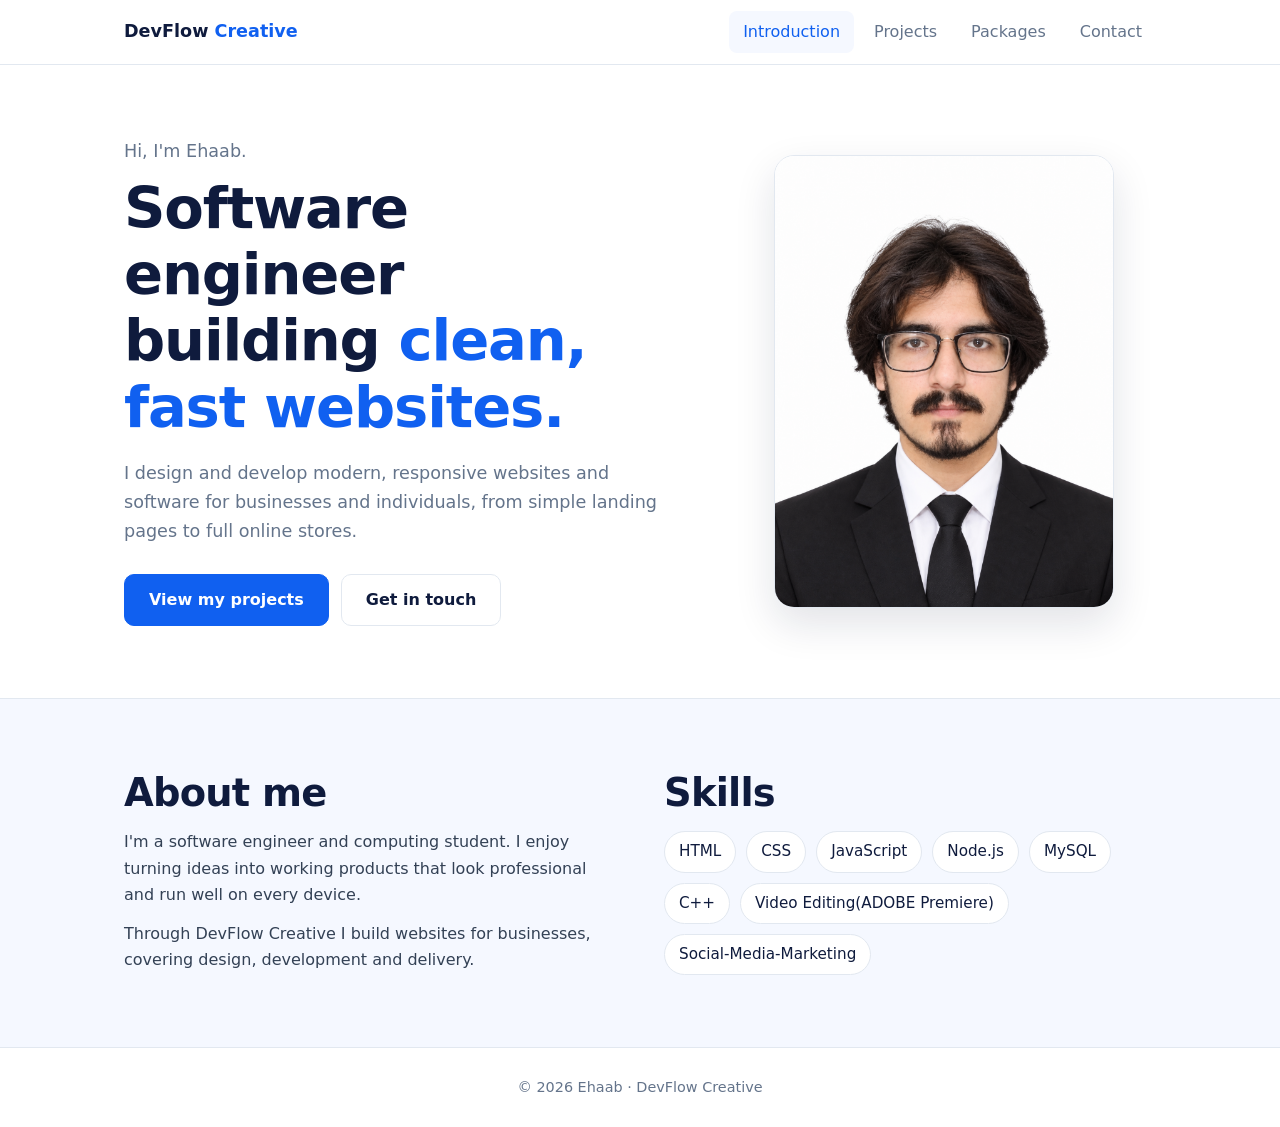
<file: index.html>
<!DOCTYPE html>
<html lang="en">

<head>
    <meta charset="UTF-8">
    <meta name="viewport" content="width=device-width, initial-scale=1">
    <title>Introduction | Ehaab - Software Engineer</title>
    <meta name="description" content="Ehaab, software engineer building clean, modern, responsive websites.">
    <link rel="stylesheet" href="style.css">
</head>

<body>
    <header>
        <div class="wrap bar">
            <a class="logo" href="index.html">DevFlow <span>Creative</span></a>
            <input type="checkbox" id="menu" aria-label="Toggle menu">
            <label class="burger" for="menu"><i></i><i></i><i></i></label>
            <nav>
                <ul>
                    <li><a href="index.html" class="active">Introduction</a></li>
                    <li><a href="projects.html">Projects</a></li>
                    <li><a href="packages.html">Packages</a></li>
                    <li><a href="contact.html">Contact</a></li>
                </ul>
            </nav>
        </div>
    </header>
    <main>
        <section class="page">
            <div class="wrap hero">
                <div>
                    <p class="lead rise" style="margin:0 0 10px">Hi, I'm Ehaab.</p>
                    <h1 class="rise d2">Software engineer building <span class="blue">clean, fast websites.</span></h1>
                    <p class="lead rise d3">I design and develop modern, responsive websites and software for businesses
                        and individuals, from simple landing pages to full online stores.</p>
                    <div class="actions rise d3">
                        <a class="btn primary" href="projects.html">View my projects</a>
                        <a class="btn" href="contact.html">Get in touch</a>
                    </div>
                </div>
                <div class="photo rise d2"><img src="profile.png" alt="Portrait of Ehaab" width="340" height="453">
                </div>
            </div>
        </section>
        <section class="page about">
            <div class="wrap grid">
                <div>
                    <h2>About me</h2>
                    <p style="margin-top:14px">I'm a software engineer and computing student. I enjoy turning ideas into
                        working products that look professional and run well on every device.</p>
                    <p>Through DevFlow Creative I build websites for businesses, covering design, development and
                        delivery.</p>
                </div>
                <div>
                    <h2>Skills</h2>
                    <ul class="skills">
                        <li>HTML</li>
                        <li>CSS</li>
                        <li>JavaScript</li>
                        <li>Node.js</li>
                        <li>MySQL</li>
                        <li>C++</li>
                        <li>Video Editing(ADOBE Premiere)</li>
                        <li>Social-Media-Marketing</li>
                    </ul>
                </div>
            </div>
        </section>
    </main>
    <footer>
        <div class="wrap">&copy; 2026 Ehaab &middot; DevFlow Creative</div>
    </footer>
</body>

</html>
</file>
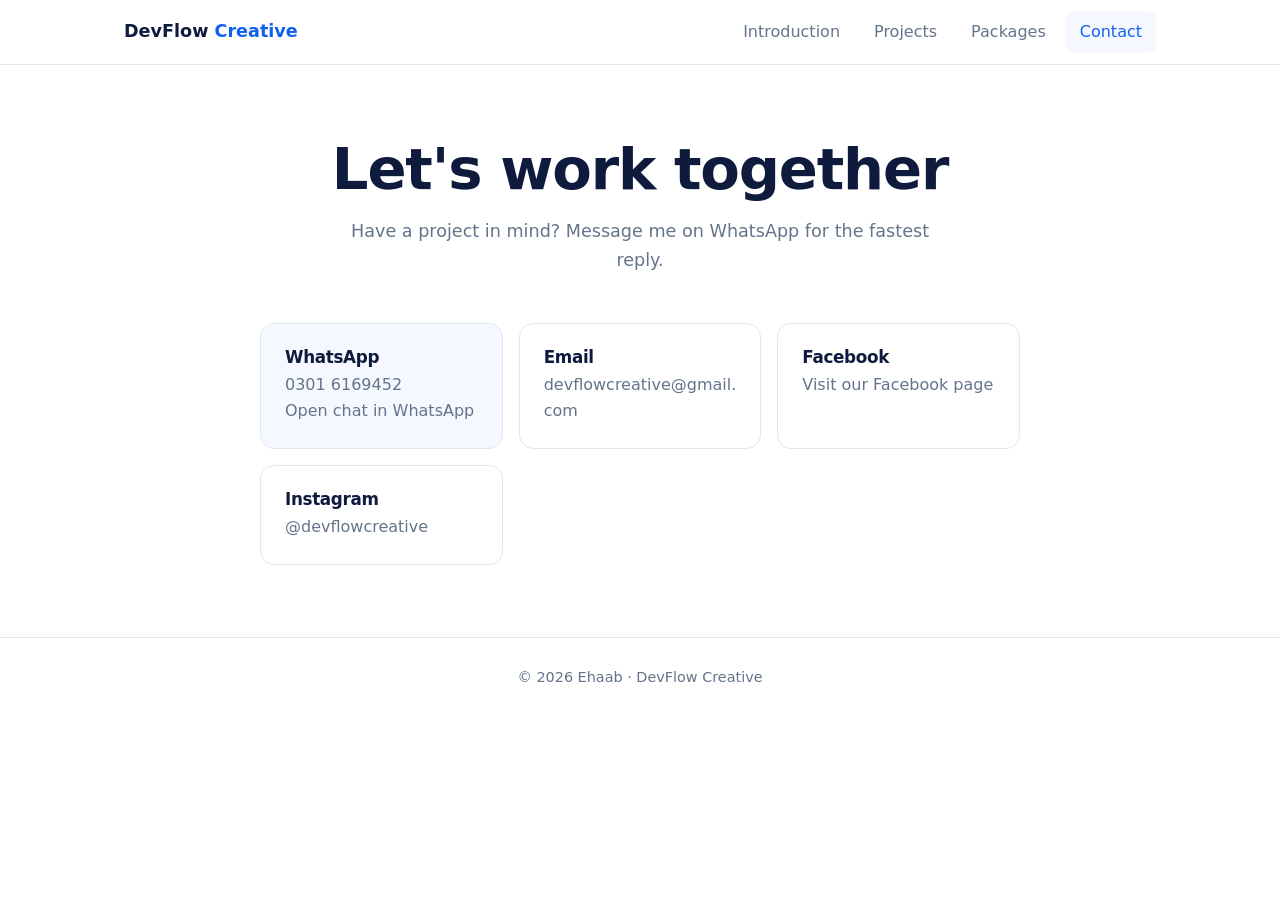
<file: contact.html>
<!DOCTYPE html>
<html lang="en">

<head>
    <meta charset="UTF-8">
    <meta name="viewport" content="width=device-width, initial-scale=1">
    <title>Contact | Ehaab - Software Engineer</title>
    <meta name="description" content="Contact Ehaab on WhatsApp, email, Facebook or Instagram.">
    <link rel="stylesheet" href="style.css">
</head>

<body>
    <header>
        <div class="wrap bar">
            <a class="logo" href="index.html">DevFlow <span>Creative</span></a>
            <input type="checkbox" id="menu" aria-label="Toggle menu">
            <label class="burger" for="menu"><i></i><i></i><i></i></label>
            <nav>
                <ul>
                    <li><a href="index.html">Introduction</a></li>
                    <li><a href="projects.html">Projects</a></li>
                    <li><a href="packages.html">Packages</a></li>
                    <li><a href="contact.html" class="active">Contact</a></li>
                </ul>
            </nav>
        </div>
    </header>
    <main>
        <section class="page">
            <div class="wrap">
                <div class="page-head">
                    <h1 class="rise">Let's work together</h1>
                    <p class="lead rise d2">Have a project in mind? Message me on WhatsApp for the fastest reply.</p>
                </div>
                <div class="contact">
                    <a class="card wa" href="https://wa.me/923016169452" target="_blank" rel="noopener">
                        <h3>WhatsApp</h3>
                        <p>0301 6169452<br>Open chat in WhatsApp</p>
                    </a>
                    <a class="card" href="mailto:devflowcreative@gmail.com">
                        <h3>Email</h3>
                        <p>devflowcreative@gmail.com</p>
                    </a>
                    <a class="card" href="https://www.facebook.com/share/17oByPnPat/" target="_blank" rel="noopener">
                        <h3>Facebook</h3>
                        <p>Visit our Facebook page</p>
                    </a>
                    <a class="card" href="https://www.instagram.com/devflowcreative" target="_blank" rel="noopener">
                        <h3>Instagram</h3>
                        <p>@devflowcreative</p>
                    </a>
                </div>
            </div>
        </section>
    </main>
    <footer>
        <div class="wrap">&copy; 2026 Ehaab &middot; DevFlow Creative</div>
    </footer>
</body>

</html>
</file>
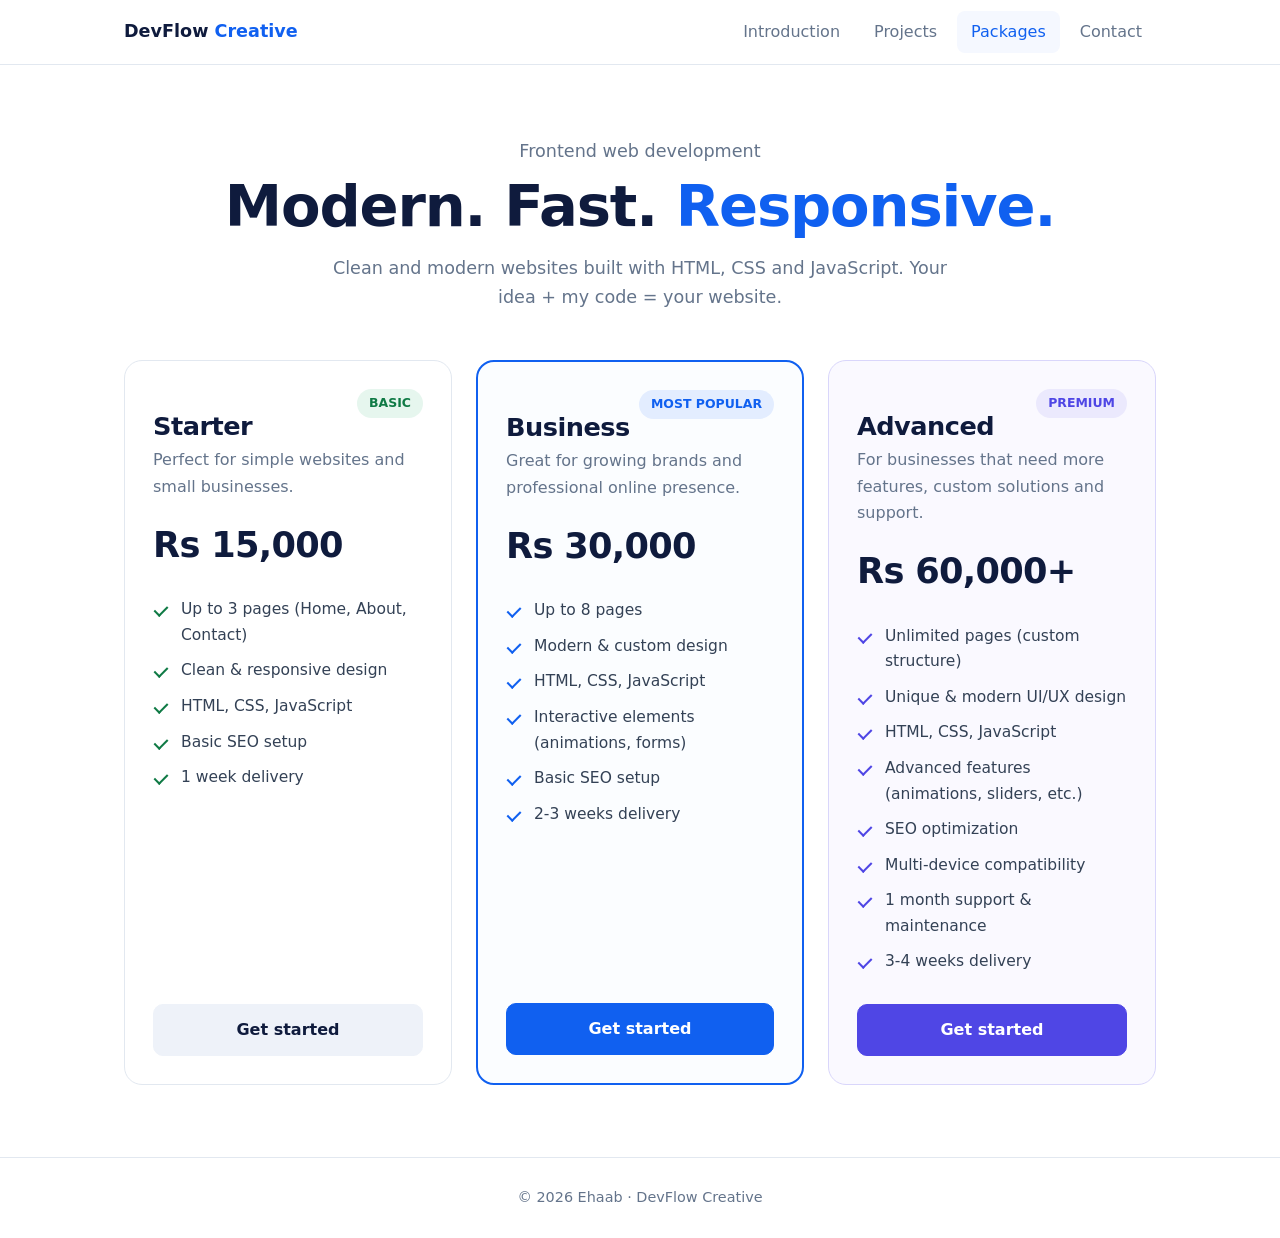
<file: packages.html>
<!DOCTYPE html>
<html lang="en">

<head>
    <meta charset="UTF-8">
    <meta name="viewport" content="width=device-width, initial-scale=1">
    <title>Packages | Ehaab - Software Engineer</title>
    <meta name="description" content="Frontend web development packages and pricing.">
    <link rel="stylesheet" href="style.css">
</head>

<body>
    <header>
        <div class="wrap bar">
            <a class="logo" href="index.html">DevFlow <span>Creative</span></a>
            <input type="checkbox" id="menu" aria-label="Toggle menu">
            <label class="burger" for="menu"><i></i><i></i><i></i></label>
            <nav>
                <ul>
                    <li><a href="index.html">Introduction</a></li>
                    <li><a href="projects.html">Projects</a></li>
                    <li><a href="packages.html" class="active">Packages</a></li>
                    <li><a href="contact.html">Contact</a></li>
                </ul>
            </nav>
        </div>
    </header>
    <main>
        <section class="page">
            <div class="wrap">
                <div class="page-head">
                    <p class="lead rise" style="margin:0 auto 8px">Frontend web development</p>
                    <h1 class="rise d2">Modern. Fast. <span class="blue">Responsive.</span></h1>
                    <p class="lead rise d3">Clean and modern websites built with HTML, CSS and JavaScript. Your idea +
                        my code = your website.</p>
                </div>
                <div class="plans">
                    <article class="plan">
                        <span class="tag">BASIC</span>
                        <h3>Starter</h3>
                        <p class="desc">Perfect for simple websites and small businesses.</p>
                        <div class="price">Rs 15,000</div>
                        <ul>
                            <li>Up to 3 pages (Home, About, Contact)</li>
                            <li>Clean &amp; responsive design</li>
                            <li>HTML, CSS, JavaScript</li>
                            <li>Basic SEO setup</li>
                            <li>1 week delivery</li>
                        </ul>
                        <a class="btn" href="contact.html">Get started</a>
                    </article>
                    <article class="plan pop">
                        <span class="tag">MOST POPULAR</span>
                        <h3>Business</h3>
                        <p class="desc">Great for growing brands and professional online presence.</p>
                        <div class="price">Rs 30,000</div>
                        <ul>
                            <li>Up to 8 pages</li>
                            <li>Modern &amp; custom design</li>
                            <li>HTML, CSS, JavaScript</li>
                            <li>Interactive elements (animations, forms)</li>
                            <li>Basic SEO setup</li>
                            <li>2-3 weeks delivery</li>
                        </ul>
                        <a class="btn" href="contact.html">Get started</a>
                    </article>
                    <article class="plan prem">
                        <span class="tag">PREMIUM</span>
                        <h3>Advanced</h3>
                        <p class="desc">For businesses that need more features, custom solutions and support.</p>
                        <div class="price">Rs 60,000+</div>
                        <ul>
                            <li>Unlimited pages (custom structure)</li>
                            <li>Unique &amp; modern UI/UX design</li>
                            <li>HTML, CSS, JavaScript</li>
                            <li>Advanced features (animations, sliders, etc.)</li>
                            <li>SEO optimization</li>
                            <li>Multi-device compatibility</li>
                            <li>1 month support &amp; maintenance</li>
                            <li>3-4 weeks delivery</li>
                        </ul>
                        <a class="btn" href="contact.html">Get started</a>
                    </article>
                </div>
            </div>
        </section>
    </main>
    <footer>
        <div class="wrap">&copy; 2026 Ehaab &middot; DevFlow Creative</div>
    </footer>
</body>

</html>
</file>
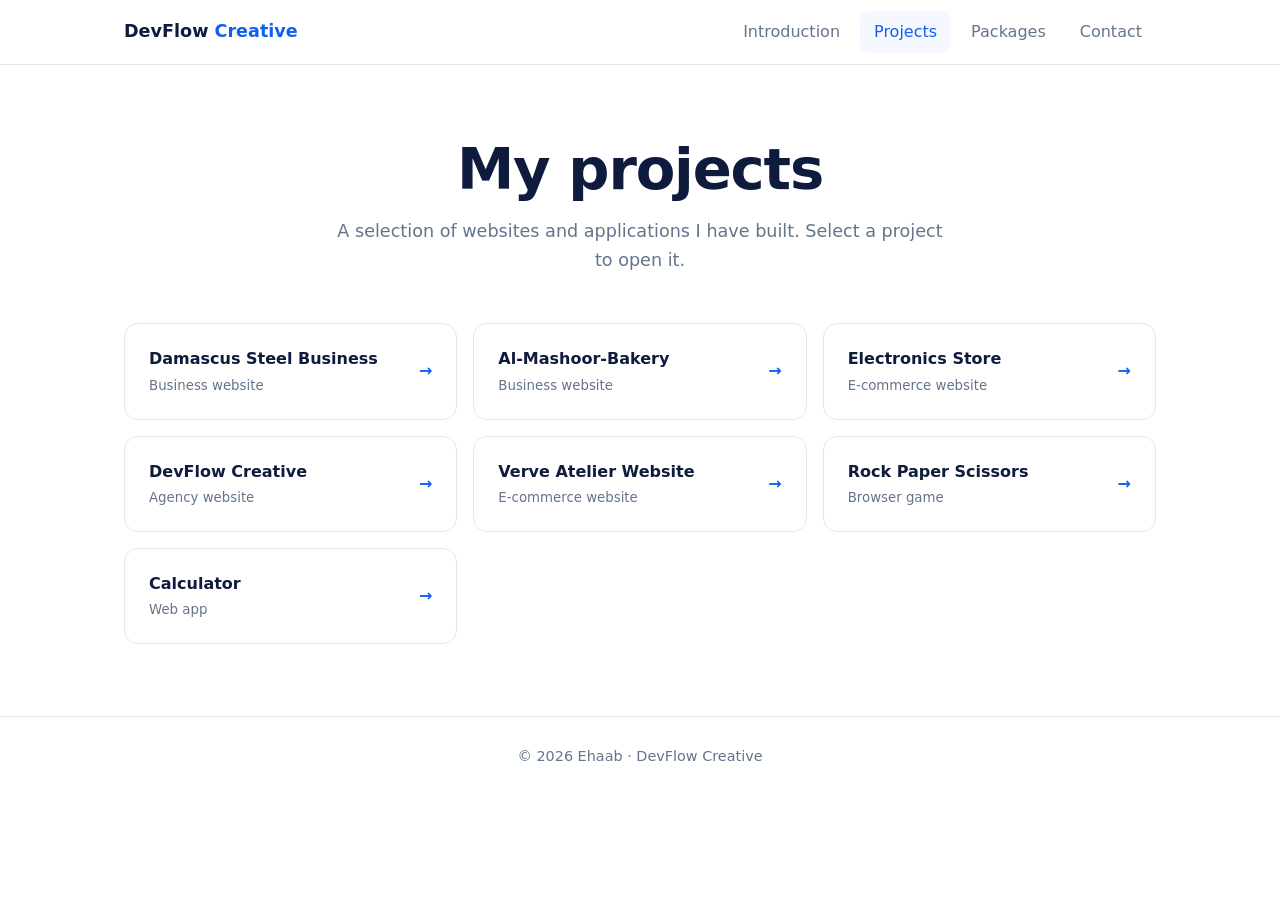
<file: projects.html>
<!DOCTYPE html>
<html lang="en">

<head>
    <meta charset="UTF-8">
    <meta name="viewport" content="width=device-width, initial-scale=1">
    <title>Projects | Ehaab - Software Engineer</title>
    <meta name="description" content="Selected projects by Ehaab.">
    <link rel="stylesheet" href="style.css">
</head>

<body>
    <header>
        <div class="wrap bar">
            <a class="logo" href="index.html">DevFlow <span>Creative</span></a>
            <input type="checkbox" id="menu" aria-label="Toggle menu">
            <label class="burger" for="menu"><i></i><i></i><i></i></label>
            <nav>
                <ul>
                    <li><a href="index.html">Introduction</a></li>
                    <li><a href="projects.html" class="active">Projects</a></li>
                    <li><a href="packages.html">Packages</a></li>
                    <li><a href="contact.html">Contact</a></li>
                </ul>
            </nav>
        </div>
    </header>
    <main>
        <section class="page">
            <div class="wrap">
                <div class="page-head">
                    <h1 class="rise">My projects</h1>
                    <p class="lead rise d2">A selection of websites and applications I have built. Select a project to
                        open it.</p>
                </div>
                <div class="projects">
                    
                    <a class="project" href="https://damascusswordsblades.vercel.app/"><span>Damascus Steel Business<small>Business website</small></span><b
                            aria-hidden="true">&rarr;</b></a>
                    <a class="project" href="https://almashoorbakery.vercel.app/"><span>Al-Mashoor-Bakery<small>Business website</small></span><b
                            aria-hidden="true">&rarr;</b></a>
                    <a class="project" href="https://electronicstore-ecru.vercel.app/"><span>Electronics Store<small>E-commerce website</small></span><b
                            aria-hidden="true">&rarr;</b></a>
                    <a class="project" href="https://devflowecom.vercel.app/"><span>DevFlow Creative<small>Agency website</small></span><b
                            aria-hidden="true">&rarr;</b></a>
                    <a class="project" href="https://verveatelier.vercel.app/"><span>Verve Atelier Website<small>E-commerce website</small></span><b
                            aria-hidden="true">&rarr;</b></a>
                    <a class="project" href="https://rockpaperscissorsproject.vercel.app/"><span>Rock Paper Scissors<small>Browser game</small></span><b
                            aria-hidden="true">&rarr;</b></a>
                    <a class="project" href="https://frontendcalculator-gamma.vercel.app/"><span>Calculator<small>Web app</small></span><b
                            aria-hidden="true">&rarr;</b></a>
                </div>
            </div>
        </section>
    </main>
    <footer>
        <div class="wrap">&copy; 2026 Ehaab &middot; DevFlow Creative</div>
    </footer>
</body>

</html>
</file>
<file: style.css>
:root {
    --navy: #0f1b3d;
    --text: #334155;
    --muted: #64748b;
    --blue: #1060f0;
    --indigo: #4f46e5;
    --bg: #fff;
    --soft: #f5f8ff;
    --line: #e2e8f0
}

* {
    box-sizing: border-box;
    margin: 0;
    padding: 0
}

html {
    scroll-behavior: smooth
}

body {
    font-family: "Segoe UI", system-ui, -apple-system, Roboto, Helvetica, Arial, sans-serif;
    color: var(--text);
    background: var(--bg);
    line-height: 1.65
}

a {
    color: inherit;
    text-decoration: none
}

:focus-visible {
    outline: 3px solid var(--blue);
    outline-offset: 3px;
    border-radius: 6px
}

.wrap {
    max-width: 1080px;
    margin: 0 auto;
    padding: 0 24px
}

/* header / nav (pure CSS mobile menu) */
header {
    position: sticky;
    top: 0;
    z-index: 10;
    background: rgba(255, 255, 255, .94);
    backdrop-filter: blur(8px);
    border-bottom: 1px solid var(--line)
}

.bar {
    display: flex;
    align-items: center;
    justify-content: space-between;
    height: 64px
}

.logo {
    font-weight: 700;
    color: var(--navy);
    font-size: 1.1rem
}

.logo span {
    color: var(--blue)
}

nav ul {
    display: flex;
    gap: 6px;
    list-style: none
}

nav a {
    display: block;
    padding: 8px 14px;
    border-radius: 8px;
    font-weight: 500;
    color: var(--muted);
    transition: color .2s, background .2s
}

nav a:hover {
    color: var(--navy);
    background: var(--soft)
}

nav a.active {
    color: var(--blue);
    background: var(--soft)
}

#menu,
.burger {
    display: none
}

.burger {
    cursor: pointer;
    width: 40px;
    height: 40px;
    align-items: center;
    justify-content: center;
    flex-direction: column;
    gap: 5px
}

.burger i {
    display: block;
    width: 22px;
    height: 2px;
    background: var(--navy);
    transition: transform .25s, opacity .25s
}

@media(max-width:720px) {
    .burger {
        display: flex
    }

    nav {
        position: absolute;
        top: 64px;
        left: 0;
        right: 0;
        background: #fff;
        border-bottom: 1px solid var(--line);
        max-height: 0;
        overflow: hidden;
        transition: max-height .3s
    }

    nav ul {
        flex-direction: column;
        padding: 8px 24px 16px
    }

    #menu:checked~nav {
        max-height: 320px
    }

    #menu:checked~.burger i:nth-child(1) {
        transform: translateY(7px) rotate(45deg)
    }

    #menu:checked~.burger i:nth-child(2) {
        opacity: 0
    }

    #menu:checked~.burger i:nth-child(3) {
        transform: translateY(-7px) rotate(-45deg)
    }
}

/* shared */
h1,
h2,
h3 {
    color: var(--navy);
    line-height: 1.15;
    letter-spacing: -.02em
}

h1 {
    font-size: clamp(2.2rem, 5.5vw, 3.6rem)
}

h2 {
    font-size: clamp(1.7rem, 4vw, 2.4rem)
}

.blue {
    color: var(--blue)
}

.lead {
    font-size: 1.1rem;
    color: var(--muted);
    max-width: 56ch
}

.page {
    padding: 72px 0
}

.page-head {
    text-align: center;
    margin-bottom: 48px
}

.page-head .lead {
    margin: 14px auto 0
}

.btn {
    display: inline-block;
    padding: 12px 24px;
    border-radius: 10px;
    font-weight: 600;
    border: 1px solid var(--line);
    background: #fff;
    color: var(--navy);
    transition: transform .2s, background .2s, box-shadow .2s
}

.btn:hover {
    transform: translateY(-2px);
    box-shadow: 0 6px 16px rgba(15, 27, 61, .1)
}

.btn.primary {
    background: var(--blue);
    border-color: var(--blue);
    color: #fff
}

.btn.primary:hover {
    background: #0c4fcc
}

footer {
    border-top: 1px solid var(--line);
    padding: 28px 0;
    text-align: center;
    color: var(--muted);
    font-size: .9rem
}

/* the one page-load moment: hero */
@keyframes rise {
    from {
        opacity: 0;
        transform: translateY(16px)
    }

    to {
        opacity: 1;
        transform: none
    }
}

.rise {
    animation: rise .7s ease both
}

.rise.d2 {
    animation-delay: .12s
}

.rise.d3 {
    animation-delay: .24s
}

/* intro */
.hero {
    display: grid;
    grid-template-columns: 1.3fr 1fr;
    gap: 56px;
    align-items: center
}

.hero p {
    margin: 18px 0 28px
}

.hero .actions {
    display: flex;
    gap: 12px;
    flex-wrap: wrap
}

.photo {
    justify-self: center;
    width: min(100%, 340px);
    aspect-ratio: 3/4;
    border-radius: 20px;
    overflow: hidden;
    border: 1px solid var(--line);
    box-shadow: 0 16px 40px rgba(15, 27, 61, .12)
}

.photo img {
    width: 100%;
    height: 100%;
    object-fit: cover;
    display: block
}

.about {
    background: var(--soft);
    border-top: 1px solid var(--line)
}

.about .grid {
    display: grid;
    grid-template-columns: 1fr 1fr;
    gap: 48px
}

.skills {
    display: flex;
    flex-wrap: wrap;
    gap: 10px;
    list-style: none;
    margin-top: 16px
}

.skills li {
    padding: 7px 14px;
    border: 1px solid var(--line);
    background: #fff;
    border-radius: 999px;
    font-weight: 500;
    color: var(--navy);
    font-size: .95rem
}

.about p+p {
    margin-top: 12px
}

@media(max-width:820px) {

    .hero,
    .about .grid {
        grid-template-columns: 1fr;
        gap: 36px
    }

    .photo {
        order: -1;
        width: 220px
    }

    .hero {
        text-align: center
    }

    .hero .lead {
        margin-inline: auto
    }

    .hero .actions {
        justify-content: center
    }
}

/* projects */
.projects {
    display: grid;
    grid-template-columns: repeat(auto-fit, minmax(280px, 1fr));
    gap: 16px
}

.project {
    display: flex;
    justify-content: space-between;
    align-items: center;
    padding: 22px 24px;
    border: 1px solid var(--line);
    border-radius: 14px;
    background: #fff;
    font-weight: 600;
    color: var(--navy);
    transition: border-color .2s, transform .2s, box-shadow .2s
}

.project small {
    display: block;
    font-weight: 400;
    color: var(--muted);
    margin-top: 2px
}

.project b {
    color: var(--blue);
    transition: transform .2s
}

.project:hover {
    border-color: var(--blue);
    transform: translateY(-2px);
    box-shadow: 0 8px 20px rgba(16, 96, 240, .1)
}

.project:hover b {
    transform: translateX(4px)
}

/* packages */
.plans {
    display: grid;
    grid-template-columns: repeat(3, 1fr);
    gap: 24px;
    align-items: stretch
}

.plan {
    display: flex;
    flex-direction: column;
    padding: 28px;
    border: 1px solid var(--line);
    border-radius: 18px;
    background: #fff
}

.plan.pop {
    border: 2px solid var(--blue);
    background: #fbfdff
}

.plan.prem {
    border-color: #d9d6fb;
    background: #faf9ff
}

.tag {
    align-self: flex-end;
    font-size: .78rem;
    font-weight: 700;
    padding: 4px 12px;
    border-radius: 999px;
    background: #e6f6ee;
    color: #0f7a45
}

.pop .tag {
    background: #e3edff;
    color: var(--blue)
}

.prem .tag {
    background: #ebe9fd;
    color: var(--indigo)
}

.plan h3 {
    font-size: 1.6rem;
    margin-top: -6px
}

.plan .desc {
    color: var(--muted);
    margin: 6px 0 16px;
    min-height: 3.3em
}

.price {
    font-size: 2.2rem;
    font-weight: 800;
    color: var(--navy);
    letter-spacing: -.02em;
    margin-bottom: 18px
}

.plan ul {
    list-style: none;
    flex: 1;
    margin-bottom: 24px
}

.plan li {
    padding: 5px 0 5px 28px;
    position: relative;
    font-size: .97rem
}

.plan li::before {
    content: "";
    position: absolute;
    left: 4px;
    top: 11px;
    width: 6px;
    height: 11px;
    border: solid #0f7a45;
    border-width: 0 2px 2px 0;
    transform: rotate(45deg)
}

.pop li::before {
    border-color: var(--blue)
}

.prem li::before {
    border-color: var(--indigo)
}

.plan .btn {
    text-align: center;
    background: #eef2f9;
    border-color: #eef2f9
}

.pop .btn {
    background: var(--blue);
    border-color: var(--blue);
    color: #fff
}

.prem .btn {
    background: var(--indigo);
    border-color: var(--indigo);
    color: #fff
}

@media(max-width:900px) {
    .plans {
        grid-template-columns: 1fr;
        max-width: 460px;
        margin: 0 auto
    }

    .plan .desc {
        min-height: 0
    }
}

/* contact */
.contact {
    display: grid;
    grid-template-columns: repeat(auto-fit, minmax(240px, 1fr));
    gap: 16px;
    max-width: 760px;
    margin: 0 auto
}

.card {
    padding: 24px;
    border: 1px solid var(--line);
    border-radius: 14px;
    background: #fff;
    transition: border-color .2s, transform .2s
}

.card:hover {
    border-color: var(--blue);
    transform: translateY(-2px)
}

.card h3 {
    font-size: 1.05rem;
    margin-bottom: 4px
}

.card p {
    color: var(--muted);
    word-break: break-word
}

.card.wa {
    background: var(--soft)
}

@media(prefers-reduced-motion:reduce) {
    * {
        animation: none !important;
        transition: none !important;
        scroll-behavior: auto !important
    }
}
</file>
